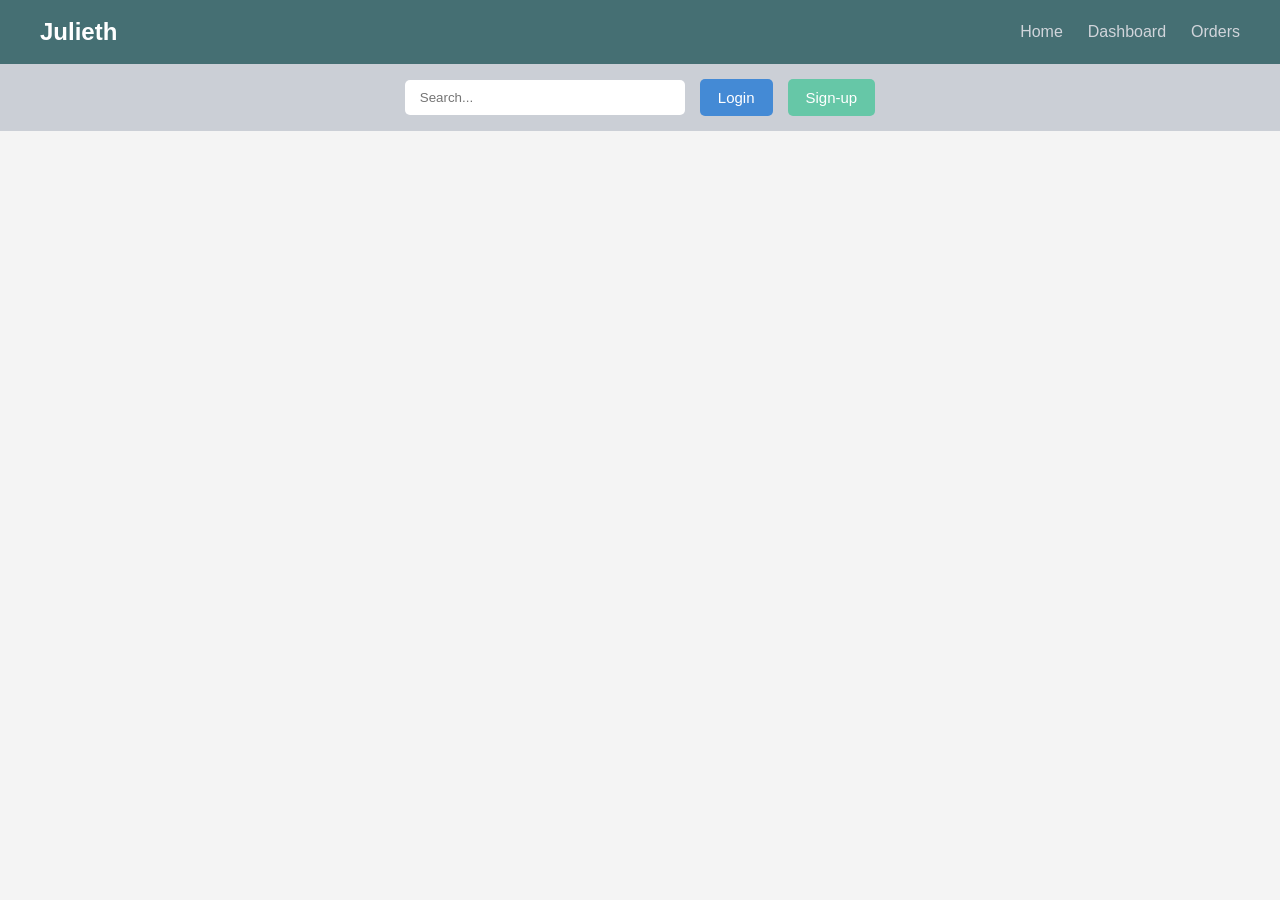
<file: 04_header.html>
<!DOCTYPE html>
<html lang="es">
<head>
    <meta charset="UTF-8">
    <meta name="viewport" content="width=device-width, initial-scale=1.0">
    <title>Header Doble</title>
    <link rel="stylesheet" href="CSS/04_header.css">
</head>
<body>
    <header class="header">
        <div class="top-bar">
            <div class="logo">
                <span>Julieth</span>
            </div>
            <nav class="menu">
                <a href="#"><i class="icon-home"></i> Home</a>
                <a href="#"><i class="icon-dashboard"></i> Dashboard</a>
                <a href="#"><i class="icon-orders"></i> Orders</a>
            </nav>
        </div>
        <div class="bottom-bar">
            <input type="text" placeholder="Search...">
            <button class="btn login">Login</button>
            <button class="btn signup">Sign-up</button>
        </div>
    </header>
</body>
</html>
</file>
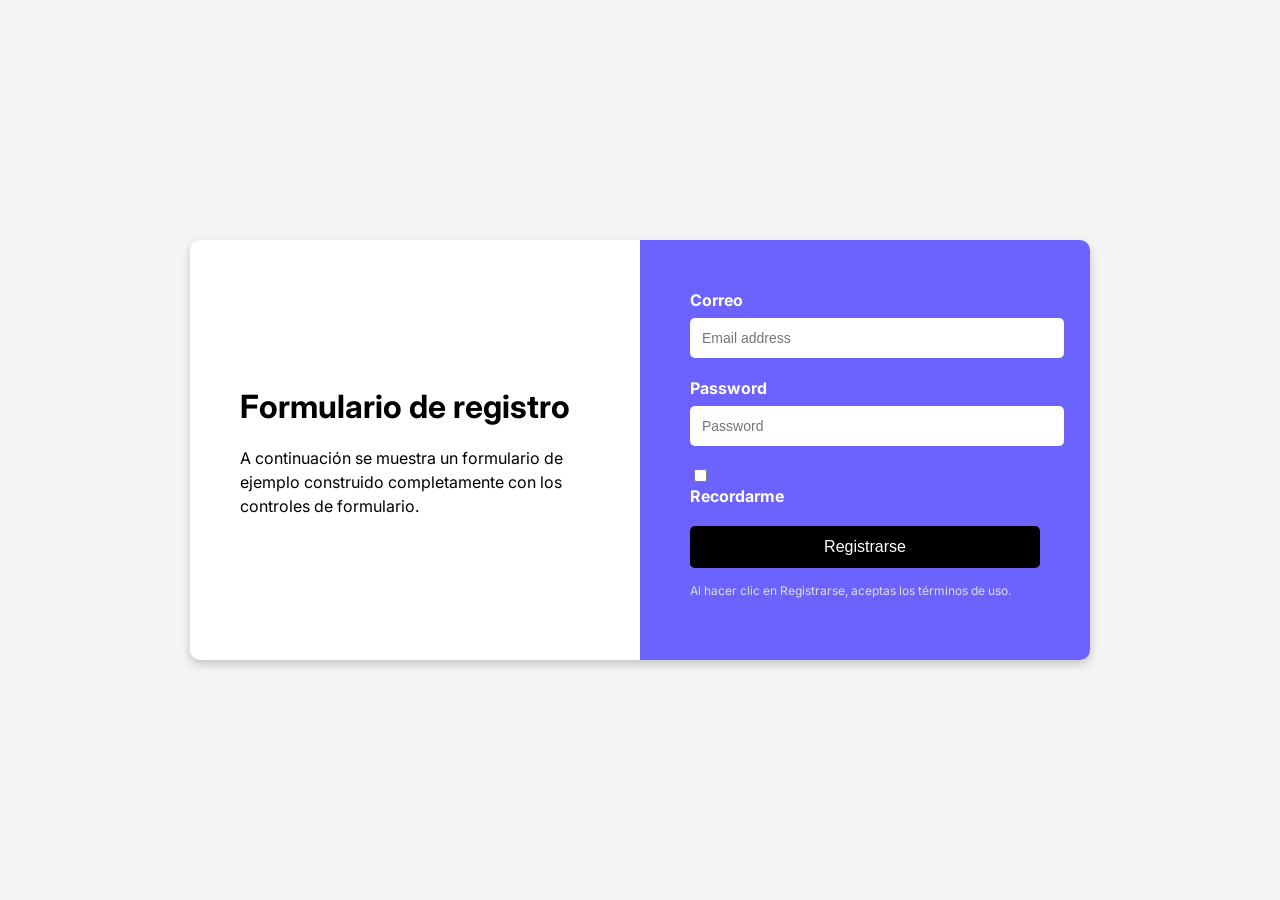
<file: 05_container.html>
<!DOCTYPE html>
<html lang="es">
<head>
    <meta charset="UTF-8">
    <meta name="viewport" content="width=device-width, initial-scale=1.0">
    <title>Formulario de Registro</title>
    <link href="https://fonts.googleapis.com/css2?family=Inter:wght@400;700&display=swap" rel="stylesheet">
    <link rel="stylesheet" href="CSS/05_container.css">
</head>
<body>
    <div class="container">
        <div class="text-section">
            <h1>Formulario de registro</h1>
            <p>
                A continuación se muestra un formulario de ejemplo construido completamente con los controles de formulario.
            </p>
        </div>
        <div class="form-section">
            <form>
                <div class="form-group">
                    <label for="email">Correo</label>
                    <input 
                        type="email" id="email" class="form-control" placeholder="Email address">
                </div>
                <div class="form-group">
                    <label for="password">Password</label>
                    <input
                        type="password"id="password"class="form-control"placeholder="Password">
                </div>
                <div class="form-group">
                    <input type="checkbox" id="remember">
                    <label for="remember">Recordarme</label>
                </div>
                <button type="submit" class="btn">Registrarse</button>
                <p class="terms">
                    Al hacer clic en Registrarse, aceptas los términos de uso.
                </p>
            </form>
        </div>
    </div>
</body>
</html>
</file>
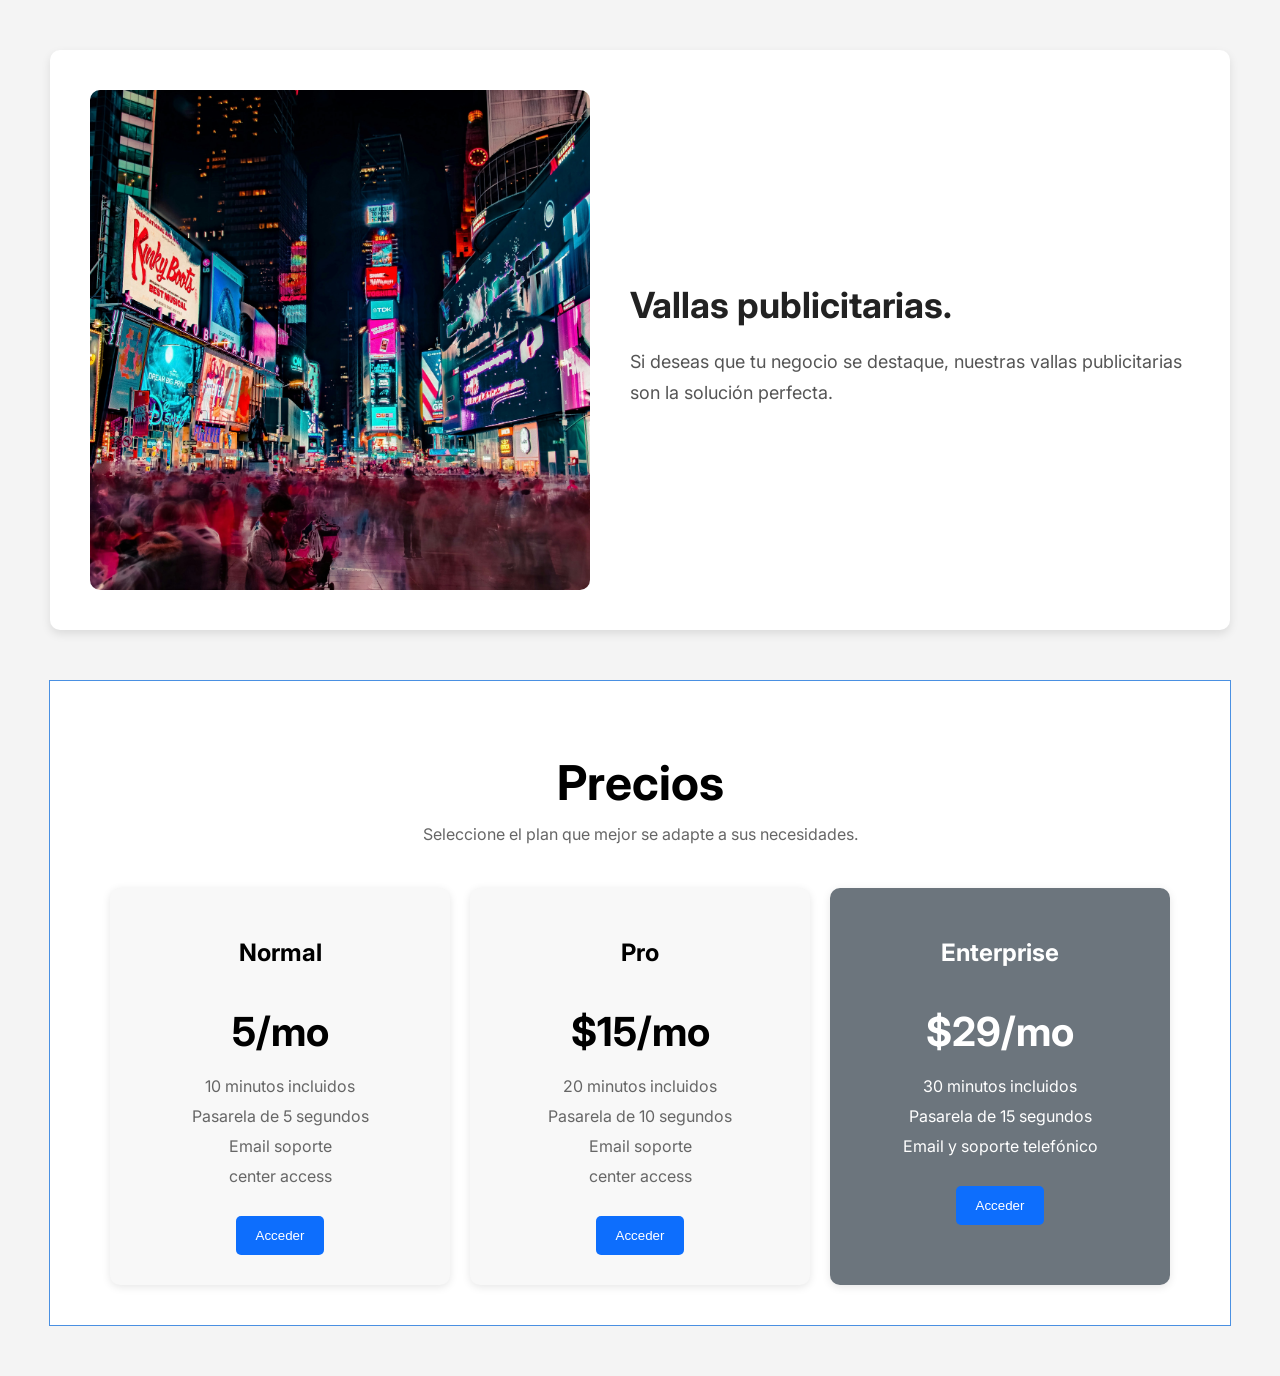
<file: 06_container.html>
<!DOCTYPE html>
<html lang="es">
<head>
    <meta charset="UTF-8">
    <meta name="viewport" content="width=device-width, initial-scale=1.0">
    <title>Featurette</title>
    <link href="https://fonts.googleapis.com/css2?family=Inter:wght@400;700&display=swap" rel="stylesheet">
    <link rel="stylesheet" href="CSS/06_container.css">
</head>
<body>
    <div class="featurette">
        <img 
            src="IMG/joe-yates-Cc4sToR2Oc0-unsplash.jpg"alt="500x500"class="featurette-image">
        <div class="featurette-content">
            <h2>
                 Vallas publicitarias.</span></h2>
            <p>
                Si deseas que tu negocio se destaque, nuestras vallas publicitarias son la solución perfecta.
            </p>
        </div>
    </div>
    <div class="container">
        <h1>Precios</h1>
        <p class="description">
            Seleccione el plan que mejor se adapte a sus necesidades.
        </p>
        <div class="pricing-container">
            <div class="card">
                <h2>Normal</h2>
                <h3>5/mo</h3>
                <p>10 minutos incluidos</p>
                <p>Pasarela de 5 segundos</p>
                <p>Email soporte</p>
                <p> center access</p>
                <button>Acceder</button>
            </div>
            <div class="card">
                <h2>Pro</h2>
                <h3>$15/mo</h3>
                <p>20 minutos incluidos</p>
                <p>Pasarela de 10 segundos</p>
                <p>Email soporte</p>
                <p> center access</p>
                <button>Acceder</button>
            </div>
            <div class="card enterprise">
                <h2>Enterprise</h2>
                <h3>$29/mo</h3>
                <p>30 minutos incluidos</p>
                <p>Pasarela de 15 segundos</p>
                <p>Email y soporte telefónico</p>
                <button>Acceder</button>
            </div>
        </div>
    </div>
</body>
</html>
</file>
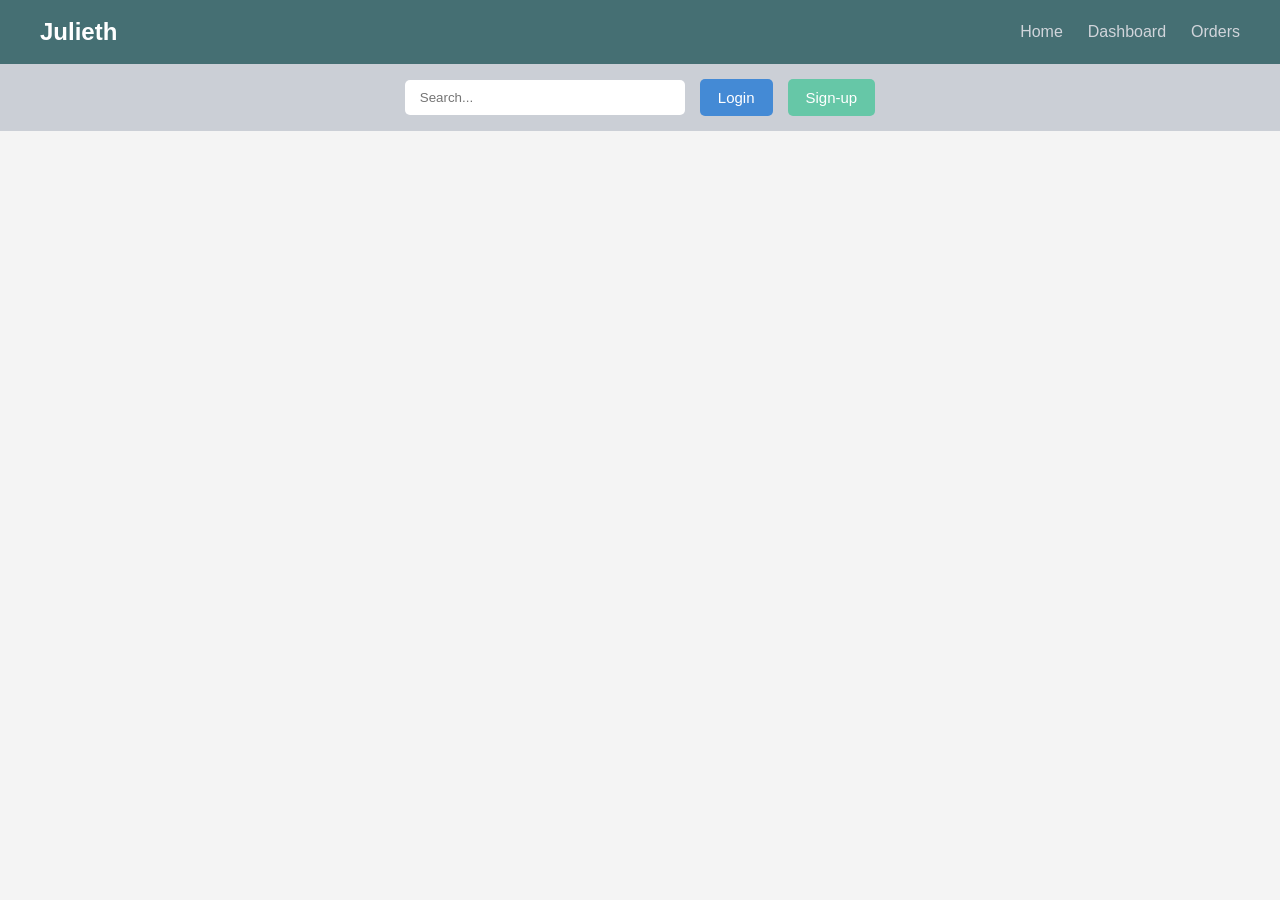
<file: header.html>
<!DOCTYPE html>
<html lang="es">
<head>
    <meta charset="UTF-8">
    <meta name="viewport" content="width=device-width, initial-scale=1.0">
    <title>Header Doble</title>
    <link rel="stylesheet" href="CSS/04_header.css">
</head>
<body>
    <header class="header">
        <div class="top-bar">
            <div class="logo">
                <span>Julieth</span>
            </div>
            <nav class="menu">
                <a href="#"><i class="icon-home"></i> Home</a>
                <a href="#"><i class="icon-dashboard"></i> Dashboard</a>
                <a href="#"><i class="icon-orders"></i> Orders</a>
            </nav>
        </div>
        <div class="bottom-bar">
            <input type="text" placeholder="Search...">
            <button class="btn login">Login</button>
            <button class="btn signup">Sign-up</button>
        </div>
    </header>
</body>
</html>
</file>
<file: CSS/04_header.css>
body{
    margin: 0;
    font-family: Arial, Helvetica, sans-serif;
    background-color: #f4f4f4;
}

.header{
    width: 100%;
}

.top-bar{
    background-color: #456f73;
    display: flex;
    justify-content: space-between;
    align-items: center;
    padding: 18px 40px;
}

.logo span{
    color: white;
    font-size: 24px;
    font-weight: bold;
}

.menu{
    display: flex;
    gap: 25px;
}

.menu a{
    color: #d1d5db;
    text-decoration: none;
    font-size: 16px;
    transition: 0.3s;
}

.menu a:hover{
    color: #60a5fa;
}

.bottom-bar{
    background-color: #cbcfd6;
    display: flex;
    justify-content: center;
    align-items: center;
    gap: 15px;
    padding: 15px;
}

.bottom-bar input{
    width: 250px;
    padding: 10px 15px;
    border: none;
    border-radius: 5px;
    outline: none;
}

.btn{
    padding: 10px 18px;
    border: none;
    border-radius: 5px;
    cursor: pointer;
    font-size: 15px;
    transition: 0.3s;
}

.login{
    background-color: #448ad5;
    color: white;
}


.login:hover{
    background-color: #617abd;
}

.signup{
    background-color: #66c7a7;
    color: white;
}

.signup:hover{
    background-color: #5aa890;
}
</file>
<file: CSS/05_container.css>
body{
    margin: 0;
    padding: 0;
    font-family: 'Inter', sans-serif;
    background: #f4f4f4;
    display: flex;
    justify-content: center;
    align-items: center;
    height: 100vh;
}

.container{
    width: 900px;
    background: white;
    display: flex;
    align-items: center;
    justify-content: space-between;
    border-radius: 10px;
    overflow: hidden;
    box-shadow: 0px 4px 10px rgba(0,0,0,0.2);
}

.text-section{
    width: 50%;
    padding: 50px;
    position: relative;
}

.text-section h1{
    font-size: 32px;
    margin-bottom: 20px;
}

.text-section p{
    font-size: 16px;
    color: black;
    line-height: 1.5;
}

.form-section{
    width: 50%;
    background: #6c63ff;
    padding: 50px;
    color: white;
}

.form-group{
    margin-bottom: 20px;
}

.form-group label{
    display: block;
    margin-bottom: 8px;
    font-weight: bold;
}

.form-control{
    width: 100%;
    padding: 12px;
    border: none;
    border-radius: 5px;
    font-size: 14px;
}

.form-group input[type="checkbox"]{
    margin-right: 8px;
}

.btn{
    width: 100%;
    padding: 12px;
    background: black;
    color: white;
    border: none;
    border-radius: 5px;
    font-size: 16px;
    cursor: pointer;
    transition: 0.3s;
}

.btn:hover{
    background: #333;
}

.terms{
    margin-top: 15px;
    font-size: 12px;
    color: #ddd;
}
</file>
<file: CSS/06_container.css>
body{
    margin: 0;
    padding: 0;
    font-family: 'Inter', sans-serif;
    background: #f4f4f4;
}

.featurette{
    width: 90%;
    max-width: 1100px;
    margin: 50px auto;
    display: flex;
    align-items: center;
    justify-content: space-between;
    gap: 40px;
    background: white;
    padding: 40px;
    border-radius: 10px;
    box-shadow: 0px 4px 10px rgba(0,0,0,0.1);
}

.featurette-image{
    width: 500px;
    height: 500px;
    object-fit: cover;
    border-radius: 10px;
}

.featurette-content{
    flex: 1;
}

.featurette-content h2{
    font-size: 36px;
    margin-bottom: 20px;
    color: #222;
}

.featurette-content span{
    color: #777;
    font-weight: normal;
}

.featurette-content p{
    font-size: 18px;
    line-height: 1.7;
    color: #555;
}

.container{
    width: 90%;
    max-width: 1100px;
    margin: 50px auto;
    background: white;
    padding: 40px;
    border: 1px solid #4a90e2;
    text-align: center;
}

.container h1{
    font-size: 48px;
    margin-bottom: 10px;
}

.description{
    max-width: 800px;
    margin: auto;
    margin-bottom: 40px;
    color: #666;
    line-height: 1.6;
}

.pricing-container{
    display: flex;
    justify-content: center;
    gap: 20px;
}

.card{
    width: 300px;
    background: #f8f8f8;
    padding: 30px 20px;
    border-radius: 10px;
    box-shadow: 0px 2px 8px rgba(0,0,0,0.1);
}

.card h2{
    margin-bottom: 20px;
}

.card h3{
    font-size: 40px;
    margin-bottom: 20px;
}

.card p{
    color: #666;
    margin: 10px 0;
}

.card button{
    margin-top: 20px;
    background: #0d6efd;
    color: white;
    border: none;
    padding: 12px 20px;
    border-radius: 5px;
    cursor: pointer;
}

.enterprise{
    background: #6c757d;
    color: white;
}

.enterprise p{
    color: white;
}
</file>
